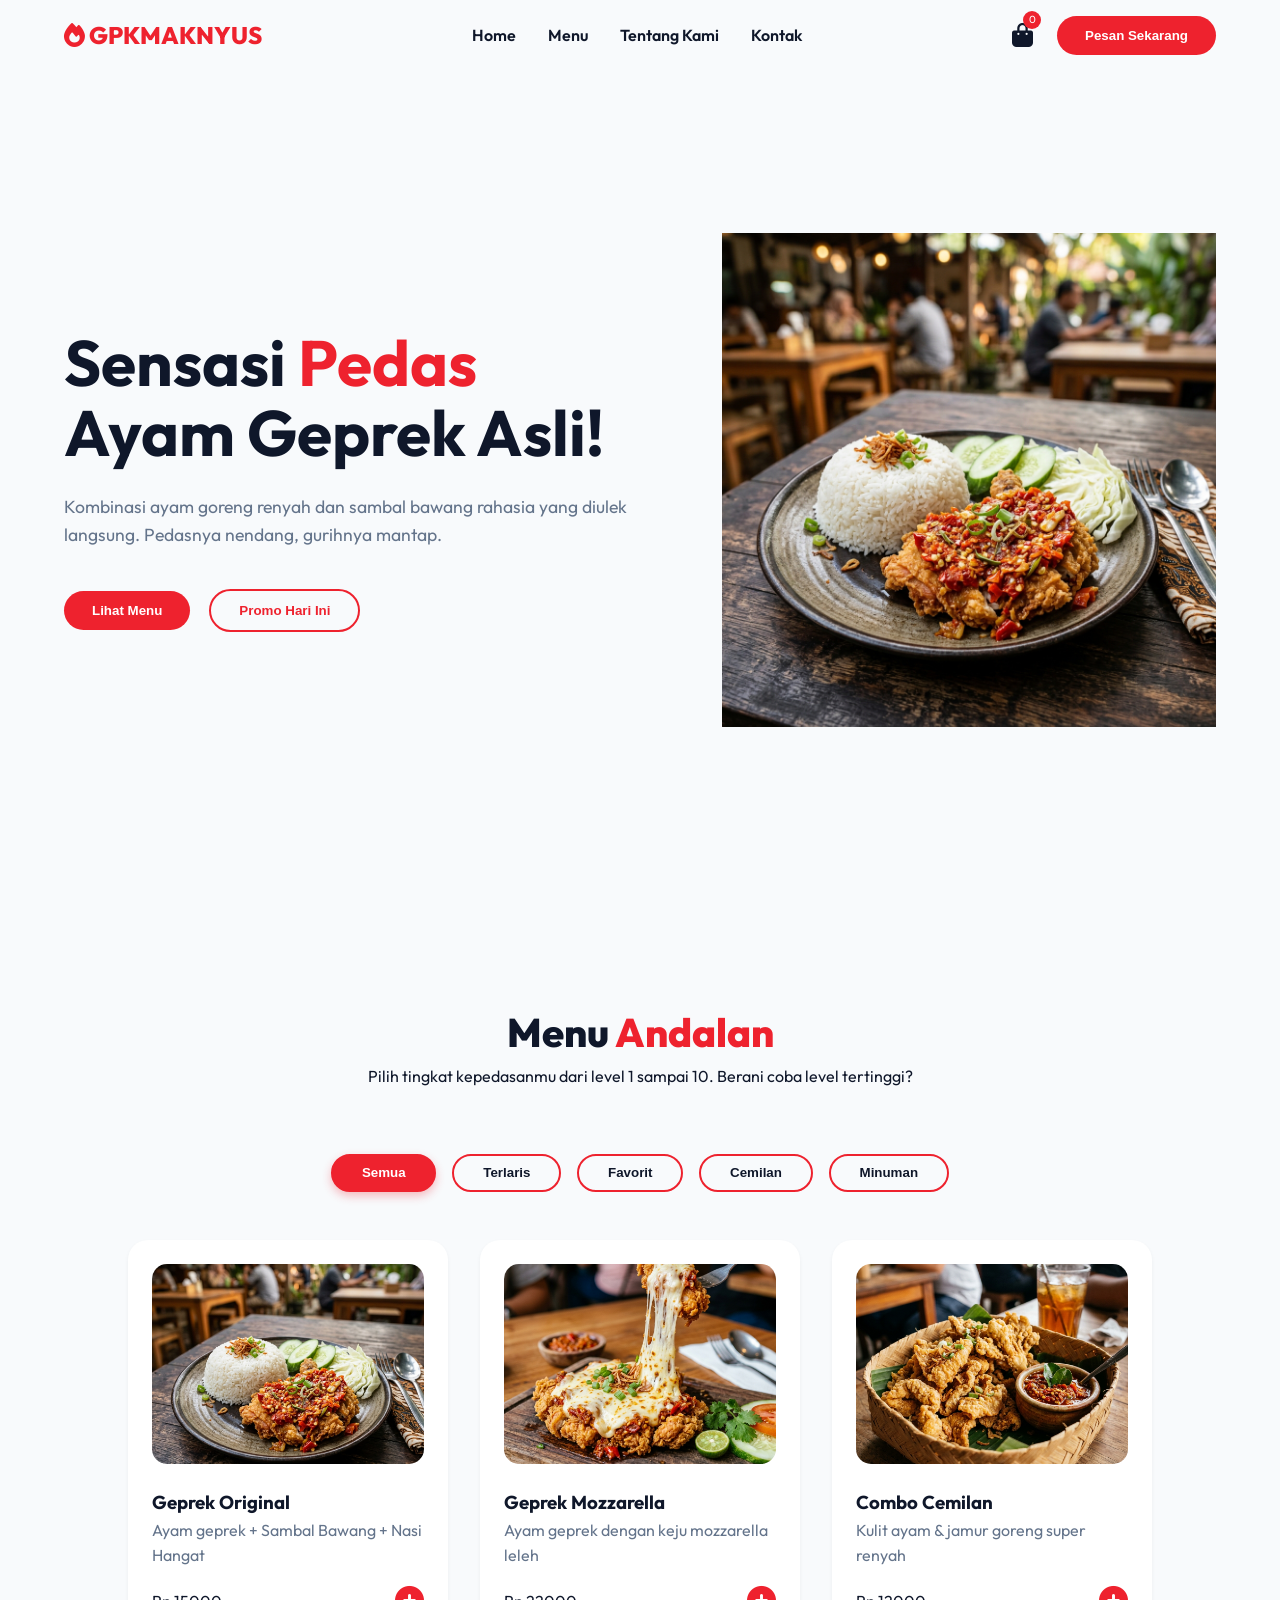
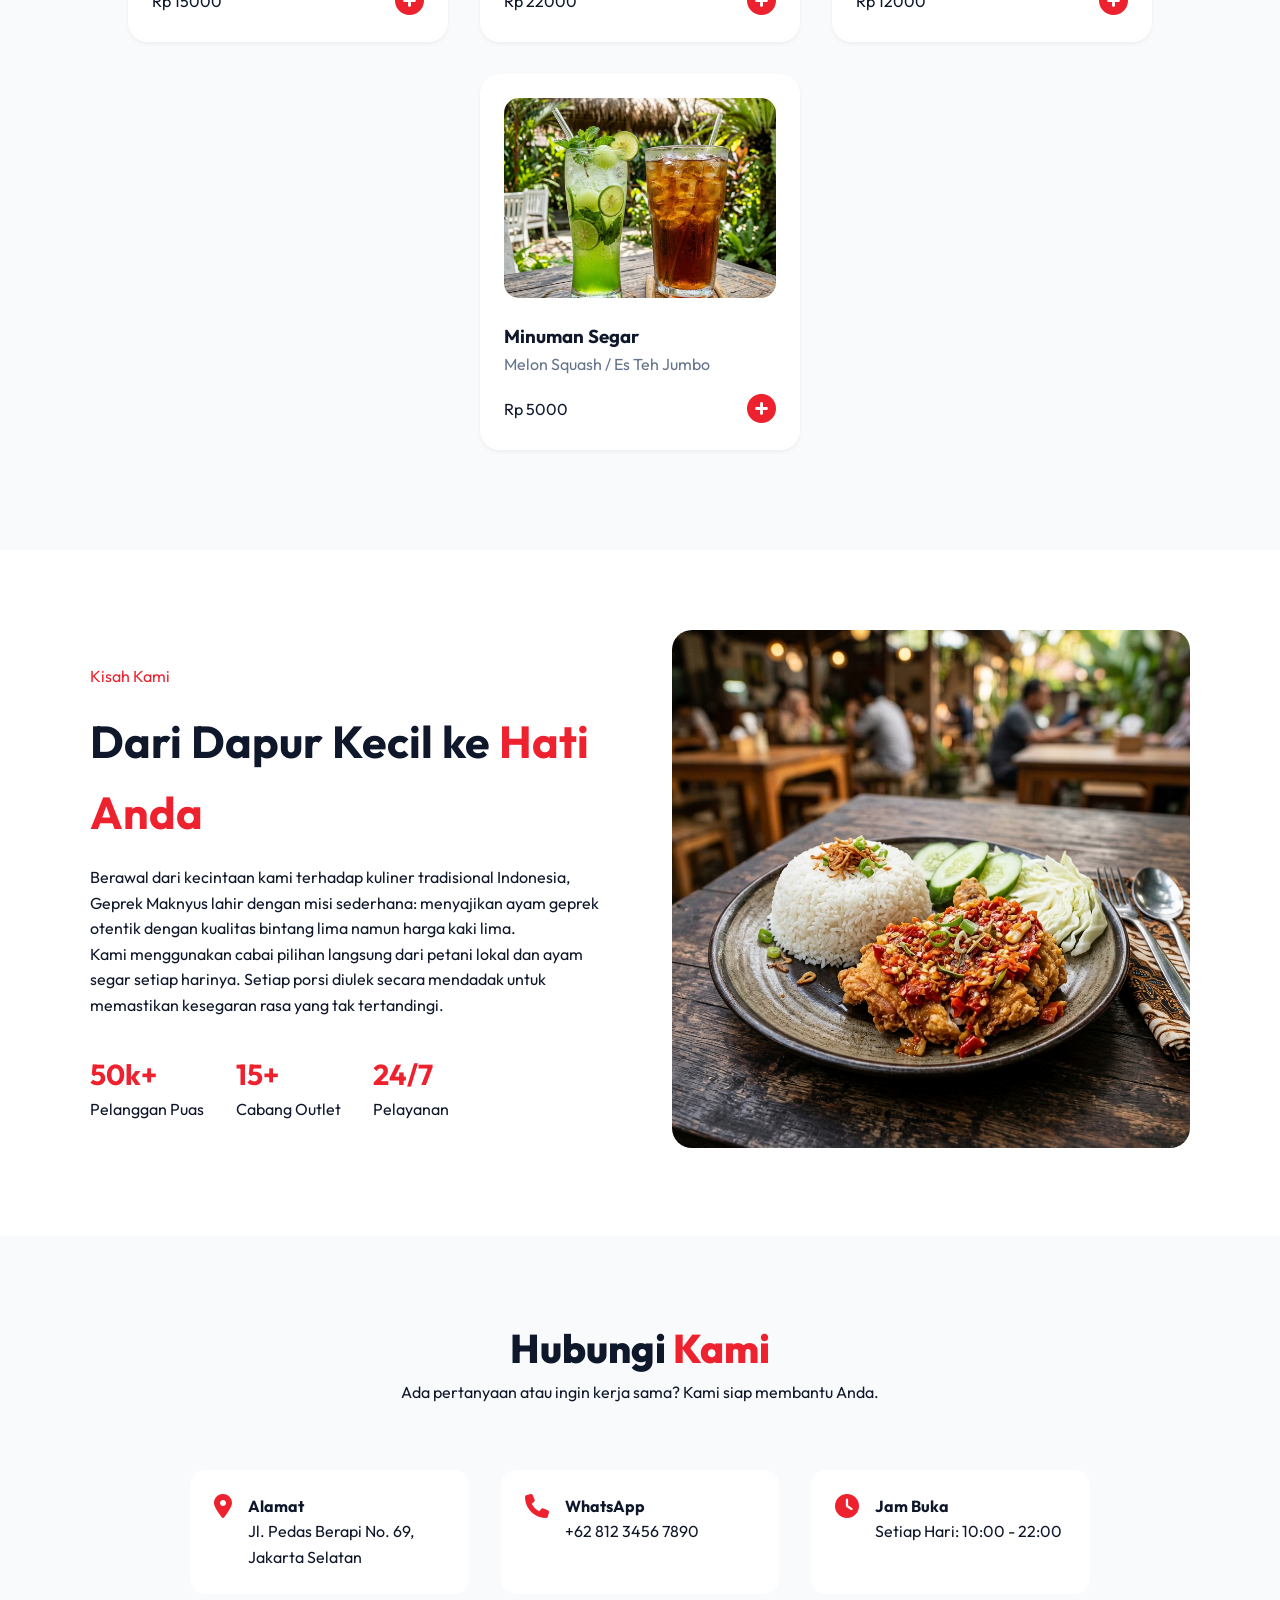
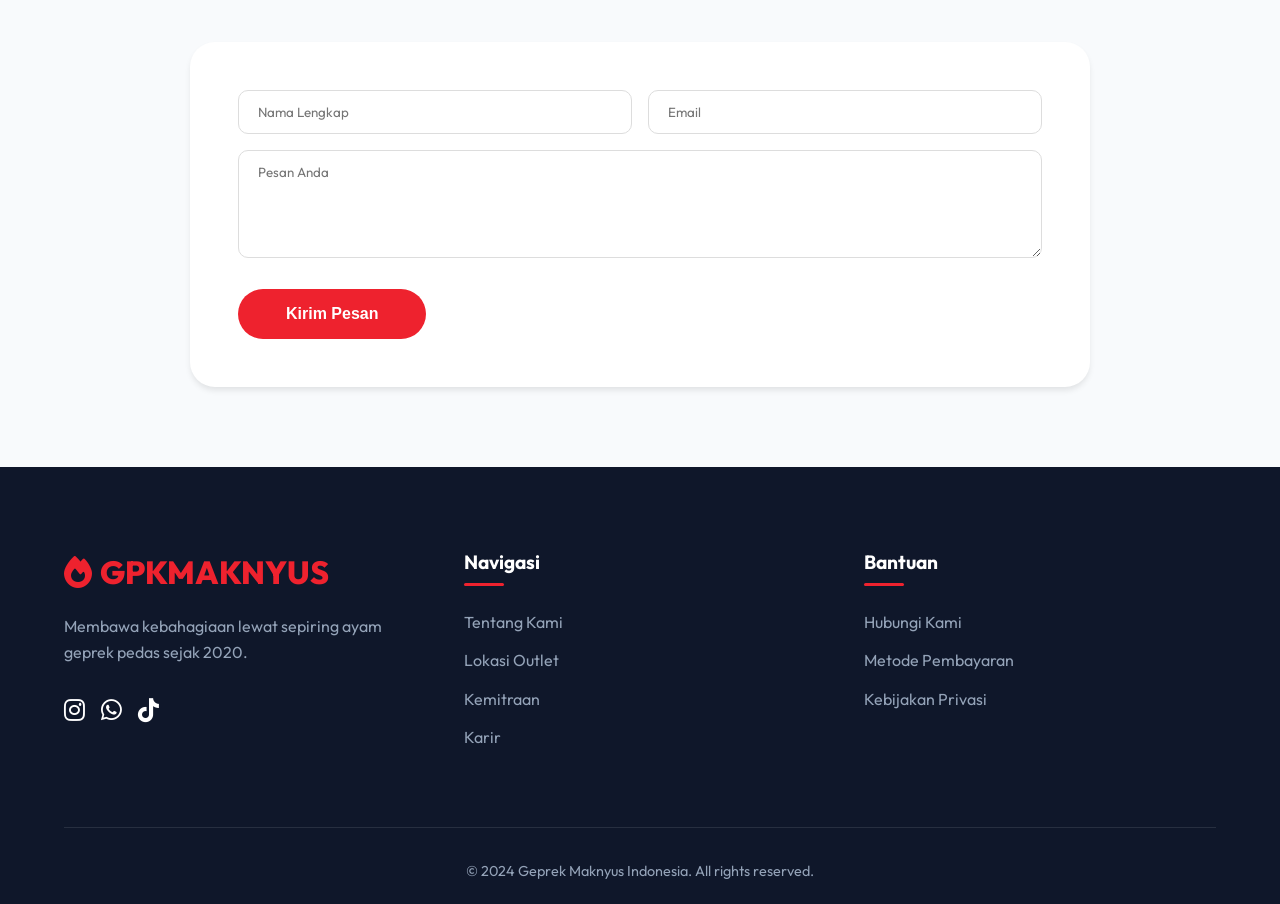
<file: index.html>
<!DOCTYPE html>
<html lang="id">

<head>
    <!-- Google tag (gtag.js) -->
    <script async src="https://www.googletagmanager.com/gtag/js?id=G-PD4T8DV47Z"></script>
    <script>
        window.dataLayer = window.dataLayer || [];
        function gtag() { dataLayer.push(arguments); }
        gtag('js', new Date());

        gtag('config', 'G-PD4T8DV47Z');
    </script>
    <meta charset="UTF-8">
    <meta name="viewport" content="width=device-width, initial-scale=1.0">
    <title>Geprek Maknyus - Pedas Mantap, Harga Bersahabat</title>
    <meta name="description"
        content="Ayam Geprek Maknyus menyajikan ayam geprek paling renyah dengan sambal bawang pilihan yang bikin nagih. Pesan sekarang!">
    <link rel="stylesheet" href="style.css">
    <!-- Font Awesome for icons -->
    <link rel="stylesheet" href="https://cdnjs.cloudflare.com/ajax/libs/font-awesome/6.4.0/css/all.min.css">
</head>

<body>

    <header id="header">
        <div class="logo">
            <a href="index.html" style="color: inherit;"><i class="fas fa-fire"></i> GPK<span>MAKNYUS</span></a>
        </div>
        <div class="menu-toggle" id="menu-toggle">
            <i class="fas fa-bars"></i>
        </div>
        <nav id="nav-menu">
            <ul>
                <li><a href="#home">Home</a></li>
                <li><a href="#menu">Menu</a></li>
                <li><a href="#about">Tentang Kami</a></li>
                <li><a href="#contact">Kontak</a></li>
            </ul>
        </nav>
        <div class="nav-actions">
            <div class="cart-icon-wrapper" id="open-cart">
                <i class="fas fa-shopping-bag"></i>
                <span class="cart-badge">0</span>
            </div>
            <button class="btn-primary">Pesan Sekarang</button>
        </div>
    </header>

    <!-- Cart Drawer -->
    <div class="cart-overlay" id="cart-overlay"></div>
    <div class="cart-drawer" id="cart-drawer">
        <div class="cart-header">
            <h3>Keranjang Saya</h3>
            <button id="close-cart"><i class="fas fa-times"></i></button>
        </div>
        <div class="cart-body" id="cart-items-list">
            <div class="empty-cart-msg">Keranjang Anda kosong.</div>
        </div>
        <div class="cart-footer">
            <div class="cart-total">
                <span>Total:</span>
                <span id="cart-total-price">Rp 0</span>
            </div>
            <button class="btn-primary" id="go-to-checkout" style="width: 100%;">Lanjut ke Pembayaran</button>
        </div>
    </div>

    <!-- Checkout Modal -->
    <div class="cart-overlay" id="checkout-modal-overlay" style="z-index: 2000;"></div>
    <div class="checkout-modal" id="checkout-modal">
        <div class="cart-header">
            <h3>Pilih Metode Pembayaran</h3>
            <button id="close-checkout"><i class="fas fa-times"></i></button>
        </div>
        <div class="checkout-options">
            <button class="checkout-option-btn wa-btn" id="wa-checkout-btn">
                <i class="fab fa-whatsapp"></i>
                <div class="opt-text">
                    <span>Order via WhatsApp</span>
                    <p>Chat langsung ke admin kami</p>
                </div>
            </button>
            <button class="checkout-option-btn mt-btn" id="mt-checkout-btn">
                <i class="fas fa-credit-card"></i>
                <div class="opt-text">
                    <span>Bayar Sekarang (Midtrans)</span>
                    <p>Transfer Bank, E-Wallet, Kartu Kredit</p>
                </div>
            </button>
        </div>
    </div>

    <!-- Snap.js for Midtrans -->
    <script src="https://app.sandbox.midtrans.com/snap/snap.js" data-client-key="Mid-client-XdCNxOfxTFcWxF68"></script>

    <main>
        <section class="hero" id="home">
            <div class="container">
                <div class="hero-content" data-aos>
                    <h1>Sensasi <span>Pedas</span><br>Ayam Geprek Asli!</h1>
                    <p>Kombinasi ayam goreng renyah dan sambal bawang rahasia yang diulek langsung. Pedasnya nendang,
                        gurihnya mantap.</p>
                    <div class="hero-btns">
                        <button class="btn-primary">Lihat Menu</button>
                        <button
                            style="margin-left: 1rem; background: transparent; border: 2px solid var(--primary); color: var(--primary); padding: 0.75rem 1.75rem; border-radius: 50px; font-weight: 700; cursor: pointer;">Promo
                            Hari Ini</button>
                    </div>
                </div>
                <div class="hero-image" data-aos>
                    <img src="assets/img/ayam_geprek_hero_1775957250974.png"
                        alt="Ayam Geprek Maknyus">
                </div>
            </div>
        </section>

        <section class="menu" id="menu">
            <div class="section-head" data-aos>
                <h2>Menu <span>Andalan</span></h2>
                <p>Pilih tingkat kepedasanmu dari level 1 sampai 10. Berani coba level tertinggi?</p>
            </div>

            <div class="menu-filters" data-aos>
                <button class="filter-btn active" data-filter="semua">Semua</button>
                <button class="filter-btn" data-filter="terlaris">Terlaris</button>
                <button class="filter-btn" data-filter="favorit">Favorit</button>
                <button class="filter-btn" data-filter="cemilan">Cemilan</button>
                <button class="filter-btn" data-filter="minuman">Minuman</button>
            </div>

            <div class="menu-grid">
                <!-- Item 1 -->
                <div class="menu-card" data-category="terlaris" data-aos>
                    <!-- <span class="badge">Terlaris</span> -->
                    <div class="menu-card-img">
                        <img src="assets/img/ayam_geprek_hero_1775957250974.png"
                            alt="Geprek Original">
                    </div>
                    <div class="menu-card-content">
                        <h3>Geprek Original</h3>
                        <p style="color: var(--text-muted); margin-bottom: 1rem;">Ayam geprek + Sambal Bawang + Nasi
                            Hangat</p>
                        <div style="display: flex; justify-content: space-between; align-items: center;">
                            <span class="price">Rp 15000</span>
                            <button class="add-to-cart-btn" data-name="Geprek Original" data-price="15000">
                                <i class="fas fa-plus-circle"></i>
                            </button>
                        </div>
                    </div>
                </div>

                <!-- Item 2 -->
                <div class="menu-card" data-category="favorit" data-aos>
                    <!-- <span class="badge">Favorit</span> -->
                    <div class="menu-card-img">
                        <img src="assets/img/ayam_geprek_cheese_1775957267679.png"
                            alt="Geprek Mozzarella">
                    </div>
                    <div class="menu-card-content">
                        <h3>Geprek Mozzarella</h3>
                        <p style="color: var(--text-muted); margin-bottom: 1rem;">Ayam geprek dengan keju mozzarella
                            leleh</p>
                        <div style="display: flex; justify-content: space-between; align-items: center;">
                            <span class="price">Rp 22000</span>
                            <button class="add-to-cart-btn" data-name="Geprek Mozzarella" data-price="22000">
                                <i class="fas fa-plus-circle"></i>
                            </button>
                        </div>
                    </div>
                </div>

                <!-- Item 3 -->
                <div class="menu-card" data-category="cemilan" data-aos>
                    <div class="menu-card-img">
                        <img src="assets/img/crispy_skin_mushroom_1775957282454.png"
                            alt="Kulit & Jamur Crispy">
                    </div>
                    <div class="menu-card-content">
                        <h3>Combo Cemilan</h3>
                        <p style="color: var(--text-muted); margin-bottom: 1rem;">Kulit ayam & jamur goreng super renyah
                        </p>
                        <div style="display: flex; justify-content: space-between; align-items: center;">
                            <span class="price">Rp 12000</span>
                            <button class="add-to-cart-btn" data-name="Combo Cemilan" data-price="12000">
                                <i class="fas fa-plus-circle"></i>
                            </button>
                        </div>
                    </div>
                </div>

                <!-- Item 4 -->
                <div class="menu-card" data-category="minuman" data-aos>
                    <div class="menu-card-img">
                        <img src="assets/img/refreshing_drinks_1775957298753.png"
                            alt="Minuman Segar">
                    </div>
                    <div class="menu-card-content">
                        <h3>Minuman Segar</h3>
                        <p style="color: var(--text-muted); margin-bottom: 1rem;">Melon Squash / Es Teh Jumbo</p>
                        <div style="display: flex; justify-content: space-between; align-items: center;">
                            <span class="price">Rp 5000</span>
                            <button class="add-to-cart-btn" data-name="Minuman Segar" data-price="5000">
                                <i class="fas fa-plus-circle"></i>
                            </button>
                        </div>
                    </div>
                </div>
            </div>
        </section>

        <!-- About Us Section -->
        <section class="about" id="about">
            <div class="about-container" data-aos>
                <div class="about-text">
                    <span class="subtitle">Kisah Kami</span>
                    <h2>Dari Dapur Kecil ke <span>Hati Anda</span></h2>
                    <p>Berawal dari kecintaan kami terhadap kuliner tradisional Indonesia, Geprek Maknyus lahir dengan
                        misi sederhana: menyajikan ayam geprek otentik dengan kualitas bintang lima namun harga kaki
                        lima.</p>
                    <p>Kami menggunakan cabai pilihan langsung dari petani lokal dan ayam segar setiap harinya. Setiap
                        porsi diulek secara mendadak untuk memastikan kesegaran rasa yang tak tertandingi.</p>
                    <div class="stats">
                        <div class="stat-item">
                            <h4>50k+</h4>
                            <p>Pelanggan Puas</p>
                        </div>
                        <div class="stat-item">
                            <h4>15+</h4>
                            <p>Cabang Outlet</p>
                        </div>
                        <div class="stat-item">
                            <h4>24/7</h4>
                            <p>Pelayanan</p>
                        </div>
                    </div>
                </div>
                <div class="about-image">
                    <img src="assets/img/ayam_geprek_hero_1775957250974.png"
                        alt="About Us" class="floating">
                </div>
            </div>
        </section>

        <!-- Contact Section -->
        <section class="contact" id="contact">
            <div class="section-head" data-aos>
                <h2>Hubungi <span>Kami</span></h2>
                <p>Ada pertanyaan atau ingin kerja sama? Kami siap membantu Anda.</p>
            </div>

            <div class="contact-container" data-aos>
                <div class="contact-info-centered">
                    <div class="contact-card">
                        <i class="fas fa-map-marker-alt"></i>
                        <div>
                            <h4>Alamat</h4>
                            <p>Jl. Pedas Berapi No. 69, Jakarta Selatan</p>
                        </div>
                    </div>
                    <div class="contact-card">
                        <i class="fas fa-phone"></i>
                        <div>
                            <h4>WhatsApp</h4>
                            <p>+62 812 3456 7890</p>
                        </div>
                    </div>
                    <div class="contact-card">
                        <i class="fas fa-clock"></i>
                        <div>
                            <h4>Jam Buka</h4>
                            <p>Setiap Hari: 10:00 - 22:00</p>
                        </div>
                    </div>
                </div>

                <div class="contact-form-wrapper">
                    <form class="contact-form">
                        <div class="form-group-row">
                            <input type="text" placeholder="Nama Lengkap" required>
                            <input type="email" placeholder="Email" required>
                        </div>
                        <div class="form-group">
                            <textarea placeholder="Pesan Anda" rows="5" required></textarea>
                        </div>
                        <button type="submit" class="btn-primary btn-submit">Kirim Pesan</button>
                    </form>
                </div>
            </div>
        </section>
    </main>

    <footer>
        <div class="footer-content">
            <div class="footer-info">
                <h3>GPKMAKNYUS</h3>
                <p>Membawa kebahagiaan lewat sepiring ayam geprek pedas sejak 2020.</p>
                <div style="margin-top: 2rem; display: flex; gap: 1rem; font-size: 1.5rem;">
                    <i class="fab fa-instagram"></i>
                    <i class="fab fa-whatsapp"></i>
                    <i class="fab fa-tiktok"></i>
                </div>
            </div>
            <div class="footer-links">
                <h4>Navigasi</h4>
                <ul>
                    <li><a href="index.html#about">Tentang Kami</a></li>
                    <li><a href="lokasi.html">Lokasi Outlet</a></li>
                    <li><a href="kemitraan.html">Kemitraan</a></li>
                    <li><a href="karir.html">Karir</a></li>
                </ul>
            </div>
            <div class="footer-links">
                <h4>Bantuan</h4>
                <ul>
                    <li><a href="index.html#contact">Hubungi Kami</a></li>
                    <li><a href="pembayaran.html">Metode Pembayaran</a></li>
                    <li><a href="privasi.html">Kebijakan Privasi</a></li>
                </ul>
            </div>
        </div>
        <div class="footer-bottom">
            <p>&copy; 2024 Geprek Maknyus Indonesia. All rights reserved.</p>
        </div>
    </footer>

    <script src="script.js"></script>
</body>

</html>
</file>
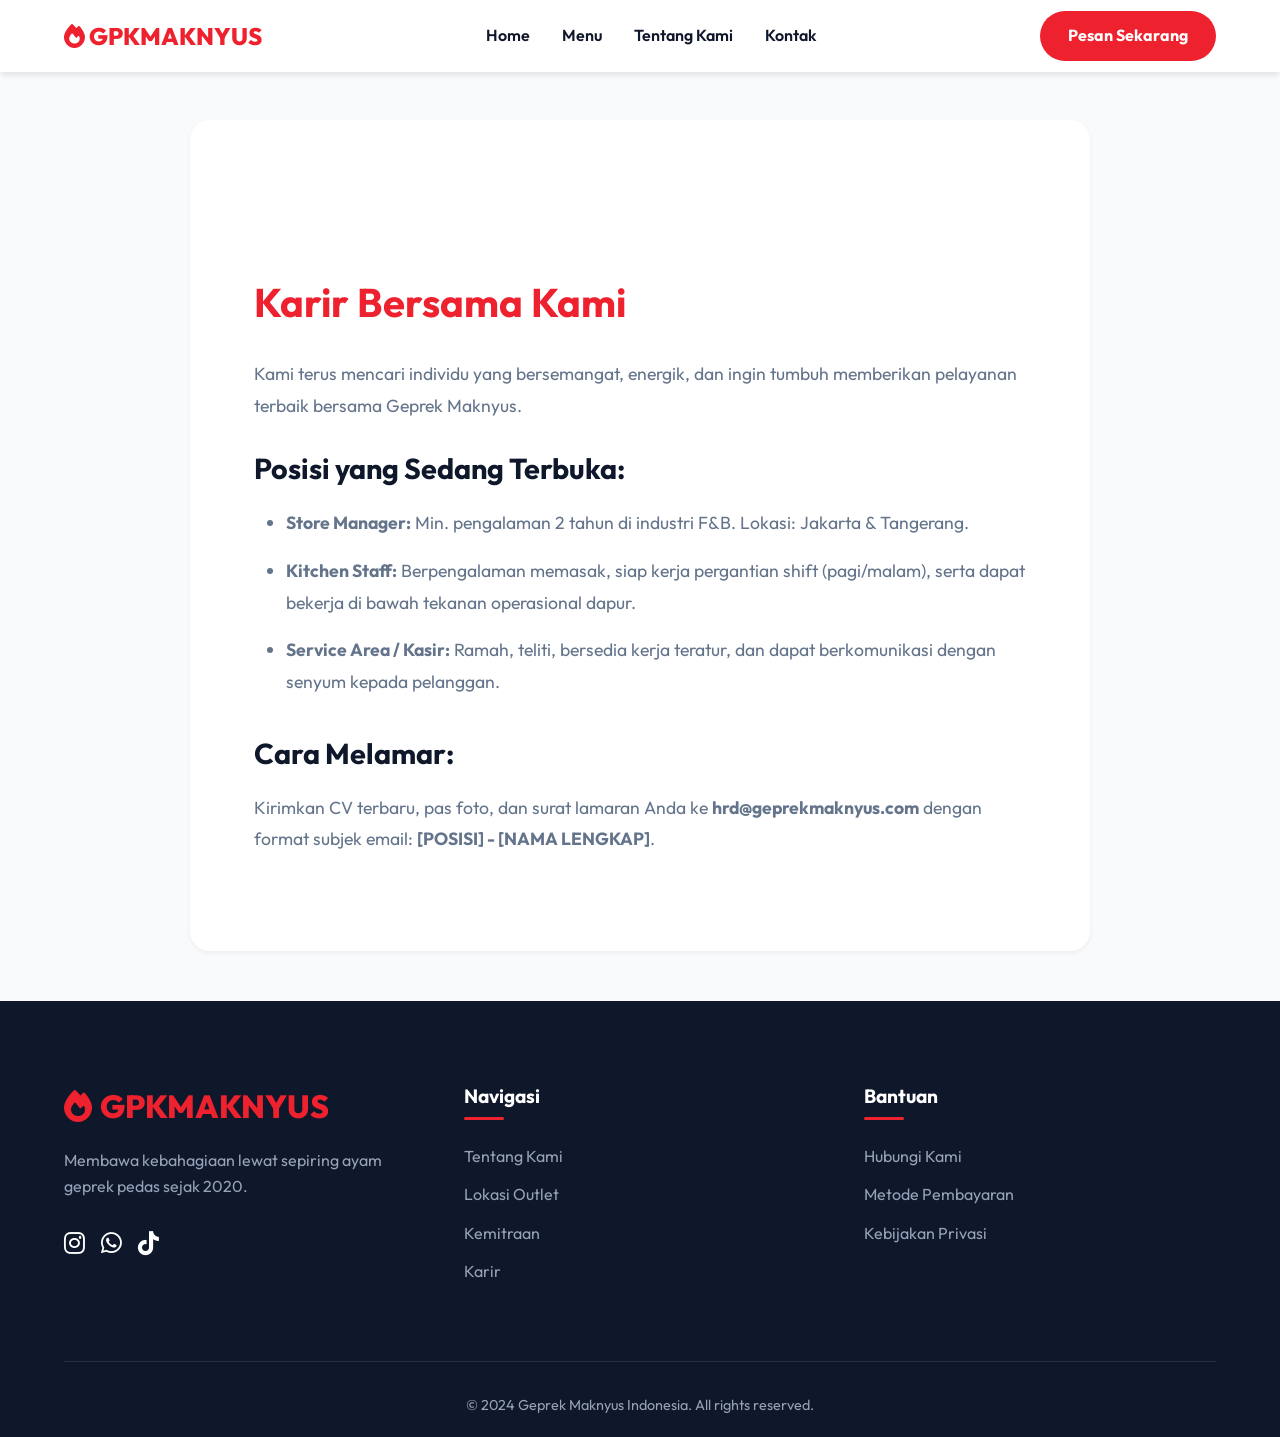
<file: karir.html>
<!DOCTYPE html>
<html lang="id">
<head>
    <!-- Google tag (gtag.js) -->
    <script async src="https://www.googletagmanager.com/gtag/js?id=G-PD4T8DV47Z"></script>
    <script>
        window.dataLayer = window.dataLayer || [];
        function gtag() { dataLayer.push(arguments); }
        gtag('js', new Date());

        gtag('config', 'G-PD4T8DV47Z');
    </script>
    <meta charset="UTF-8">
    <meta name="viewport" content="width=device-width, initial-scale=1.0">
    <title>Karir - Geprek Maknyus</title>
    <link rel="stylesheet" href="style.css">
    <link rel="stylesheet" href="https://cdnjs.cloudflare.com/ajax/libs/font-awesome/6.4.0/css/all.min.css">
</head>
<body>
    <header id="header" class="scrolled">
        <div class="logo">
            <a href="index.html" style="color: inherit;"><i class="fas fa-fire"></i> GPK<span>MAKNYUS</span></a>
        </div>
        <nav id="nav-menu">
            <ul>
                <li><a href="index.html#home">Home</a></li>
                <li><a href="index.html#menu">Menu</a></li>
                <li><a href="index.html#about">Tentang Kami</a></li>
                <li><a href="index.html#contact">Kontak</a></li>
            </ul>
        </nav>
        <div class="nav-actions">
            <a href="index.html#menu" class="btn-primary">Pesan Sekarang</a>
        </div>
    </header>

    <main class="standalone-page">
        <h1>Karir Bersama Kami</h1>
        <p>Kami terus mencari individu yang bersemangat, energik, dan ingin tumbuh memberikan pelayanan terbaik bersama Geprek Maknyus.</p>
        
        <h2>Posisi yang Sedang Terbuka:</h2>
        <ul>
            <li><strong>Store Manager:</strong> Min. pengalaman 2 tahun di industri F&B. Lokasi: Jakarta & Tangerang.</li>
            <li><strong>Kitchen Staff:</strong> Berpengalaman memasak, siap kerja pergantian shift (pagi/malam), serta dapat bekerja di bawah tekanan operasional dapur.</li>
            <li><strong>Service Area / Kasir:</strong> Ramah, teliti, bersedia kerja teratur, dan dapat berkomunikasi dengan senyum kepada pelanggan.</li>
        </ul>
        
        <h2>Cara Melamar:</h2>
        <p>Kirimkan CV terbaru, pas foto, dan surat lamaran Anda ke <strong>hrd@geprekmaknyus.com</strong> dengan format subjek email: <strong>[POSISI] - [NAMA LENGKAP]</strong>.</p>
    </main>

    <footer>
        <div class="footer-content">
            <div class="footer-info">
                <h3>GPKMAKNYUS</h3>
                <p>Membawa kebahagiaan lewat sepiring ayam geprek pedas sejak 2020.</p>
                <div style="margin-top: 2rem; display: flex; gap: 1rem; font-size: 1.5rem;">
                    <i class="fab fa-instagram"></i>
                    <i class="fab fa-whatsapp"></i>
                    <i class="fab fa-tiktok"></i>
                </div>
            </div>
            <div class="footer-links">
                <h4>Navigasi</h4>
                <ul>
                    <li><a href="index.html#about">Tentang Kami</a></li>
                    <li><a href="lokasi.html">Lokasi Outlet</a></li>
                    <li><a href="kemitraan.html">Kemitraan</a></li>
                    <li><a href="karir.html">Karir</a></li>
                </ul>
            </div>
            <div class="footer-links">
                <h4>Bantuan</h4>
                <ul>
                    <li><a href="index.html#contact">Hubungi Kami</a></li>
                    <li><a href="pembayaran.html">Metode Pembayaran</a></li>
                    <li><a href="privasi.html">Kebijakan Privasi</a></li>
                </ul>
            </div>
        </div>
        <div class="footer-bottom">
            <p>&copy; 2024 Geprek Maknyus Indonesia. All rights reserved.</p>
        </div>
    </footer>
</body>
</html>
</file>
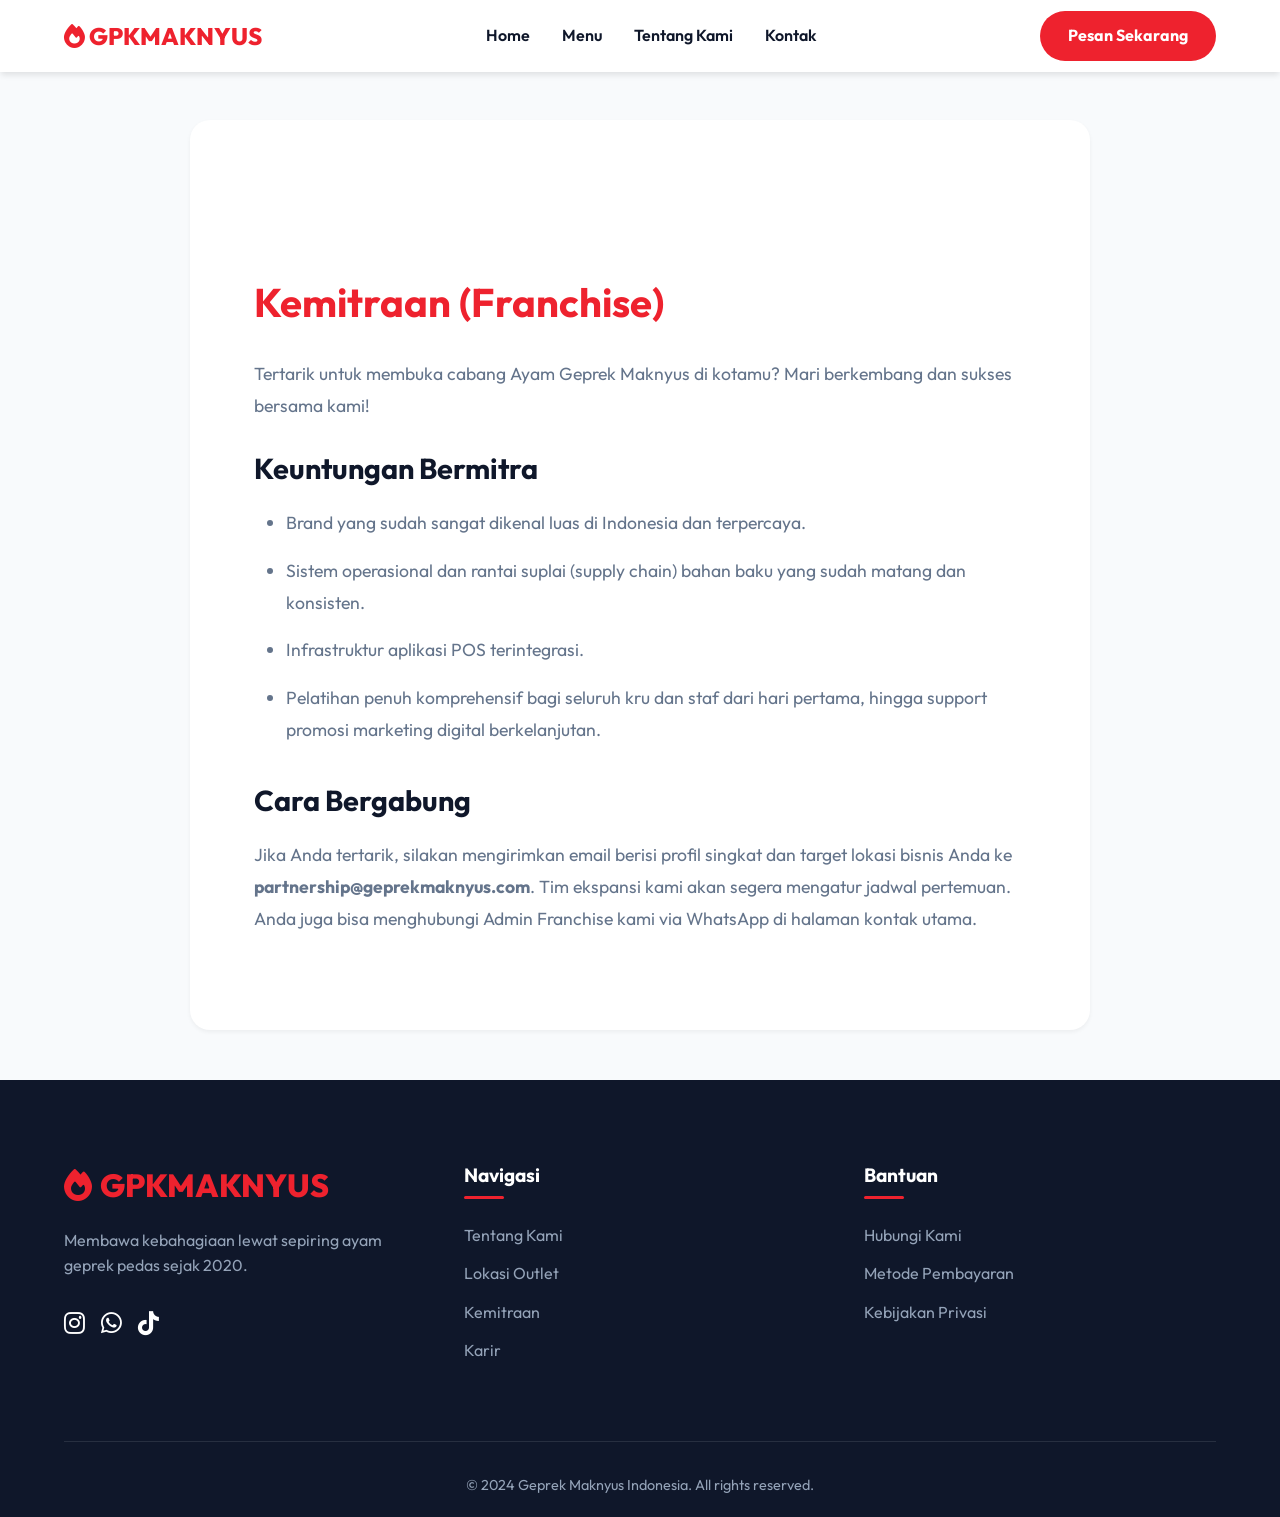
<file: kemitraan.html>
<!DOCTYPE html>
<html lang="id">
<head>
    <!-- Google tag (gtag.js) -->
    <script async src="https://www.googletagmanager.com/gtag/js?id=G-PD4T8DV47Z"></script>
    <script>
        window.dataLayer = window.dataLayer || [];
        function gtag() { dataLayer.push(arguments); }
        gtag('js', new Date());

        gtag('config', 'G-PD4T8DV47Z');
    </script>
    <meta charset="UTF-8">
    <meta name="viewport" content="width=device-width, initial-scale=1.0">
    <title>Kemitraan (Franchise) - Geprek Maknyus</title>
    <link rel="stylesheet" href="style.css">
    <link rel="stylesheet" href="https://cdnjs.cloudflare.com/ajax/libs/font-awesome/6.4.0/css/all.min.css">
</head>
<body>
    <header id="header" class="scrolled">
        <div class="logo">
            <a href="index.html" style="color: inherit;"><i class="fas fa-fire"></i> GPK<span>MAKNYUS</span></a>
        </div>
        <nav id="nav-menu">
            <ul>
                <li><a href="index.html#home">Home</a></li>
                <li><a href="index.html#menu">Menu</a></li>
                <li><a href="index.html#about">Tentang Kami</a></li>
                <li><a href="index.html#contact">Kontak</a></li>
            </ul>
        </nav>
        <div class="nav-actions">
            <a href="index.html#menu" class="btn-primary">Pesan Sekarang</a>
        </div>
    </header>

    <main class="standalone-page">
        <h1>Kemitraan (Franchise)</h1>
        <p>Tertarik untuk membuka cabang Ayam Geprek Maknyus di kotamu? Mari berkembang dan sukses bersama kami!</p>
        
        <h2>Keuntungan Bermitra</h2>
        <ul>
            <li>Brand yang sudah sangat dikenal luas di Indonesia dan terpercaya.</li>
            <li>Sistem operasional dan rantai suplai (supply chain) bahan baku yang sudah matang dan konsisten.</li>
            <li>Infrastruktur aplikasi POS terintegrasi.</li>
            <li>Pelatihan penuh komprehensif bagi seluruh kru dan staf dari hari pertama, hingga support promosi marketing digital berkelanjutan.</li>
        </ul>
        
        <h2>Cara Bergabung</h2>
        <p>Jika Anda tertarik, silakan mengirimkan email berisi profil singkat dan target lokasi bisnis Anda ke <strong>partnership@geprekmaknyus.com</strong>. Tim ekspansi kami akan segera mengatur jadwal pertemuan. Anda juga bisa menghubungi Admin Franchise kami via WhatsApp di halaman kontak utama.</p>
    </main>

    <footer>
        <div class="footer-content">
            <div class="footer-info">
                <h3>GPKMAKNYUS</h3>
                <p>Membawa kebahagiaan lewat sepiring ayam geprek pedas sejak 2020.</p>
                <div style="margin-top: 2rem; display: flex; gap: 1rem; font-size: 1.5rem;">
                    <i class="fab fa-instagram"></i>
                    <i class="fab fa-whatsapp"></i>
                    <i class="fab fa-tiktok"></i>
                </div>
            </div>
            <div class="footer-links">
                <h4>Navigasi</h4>
                <ul>
                    <li><a href="index.html#about">Tentang Kami</a></li>
                    <li><a href="lokasi.html">Lokasi Outlet</a></li>
                    <li><a href="kemitraan.html">Kemitraan</a></li>
                    <li><a href="karir.html">Karir</a></li>
                </ul>
            </div>
            <div class="footer-links">
                <h4>Bantuan</h4>
                <ul>
                    <li><a href="index.html#contact">Hubungi Kami</a></li>
                    <li><a href="pembayaran.html">Metode Pembayaran</a></li>
                    <li><a href="privasi.html">Kebijakan Privasi</a></li>
                </ul>
            </div>
        </div>
        <div class="footer-bottom">
            <p>&copy; 2024 Geprek Maknyus Indonesia. All rights reserved.</p>
        </div>
    </footer>
</body>
</html>
</file>
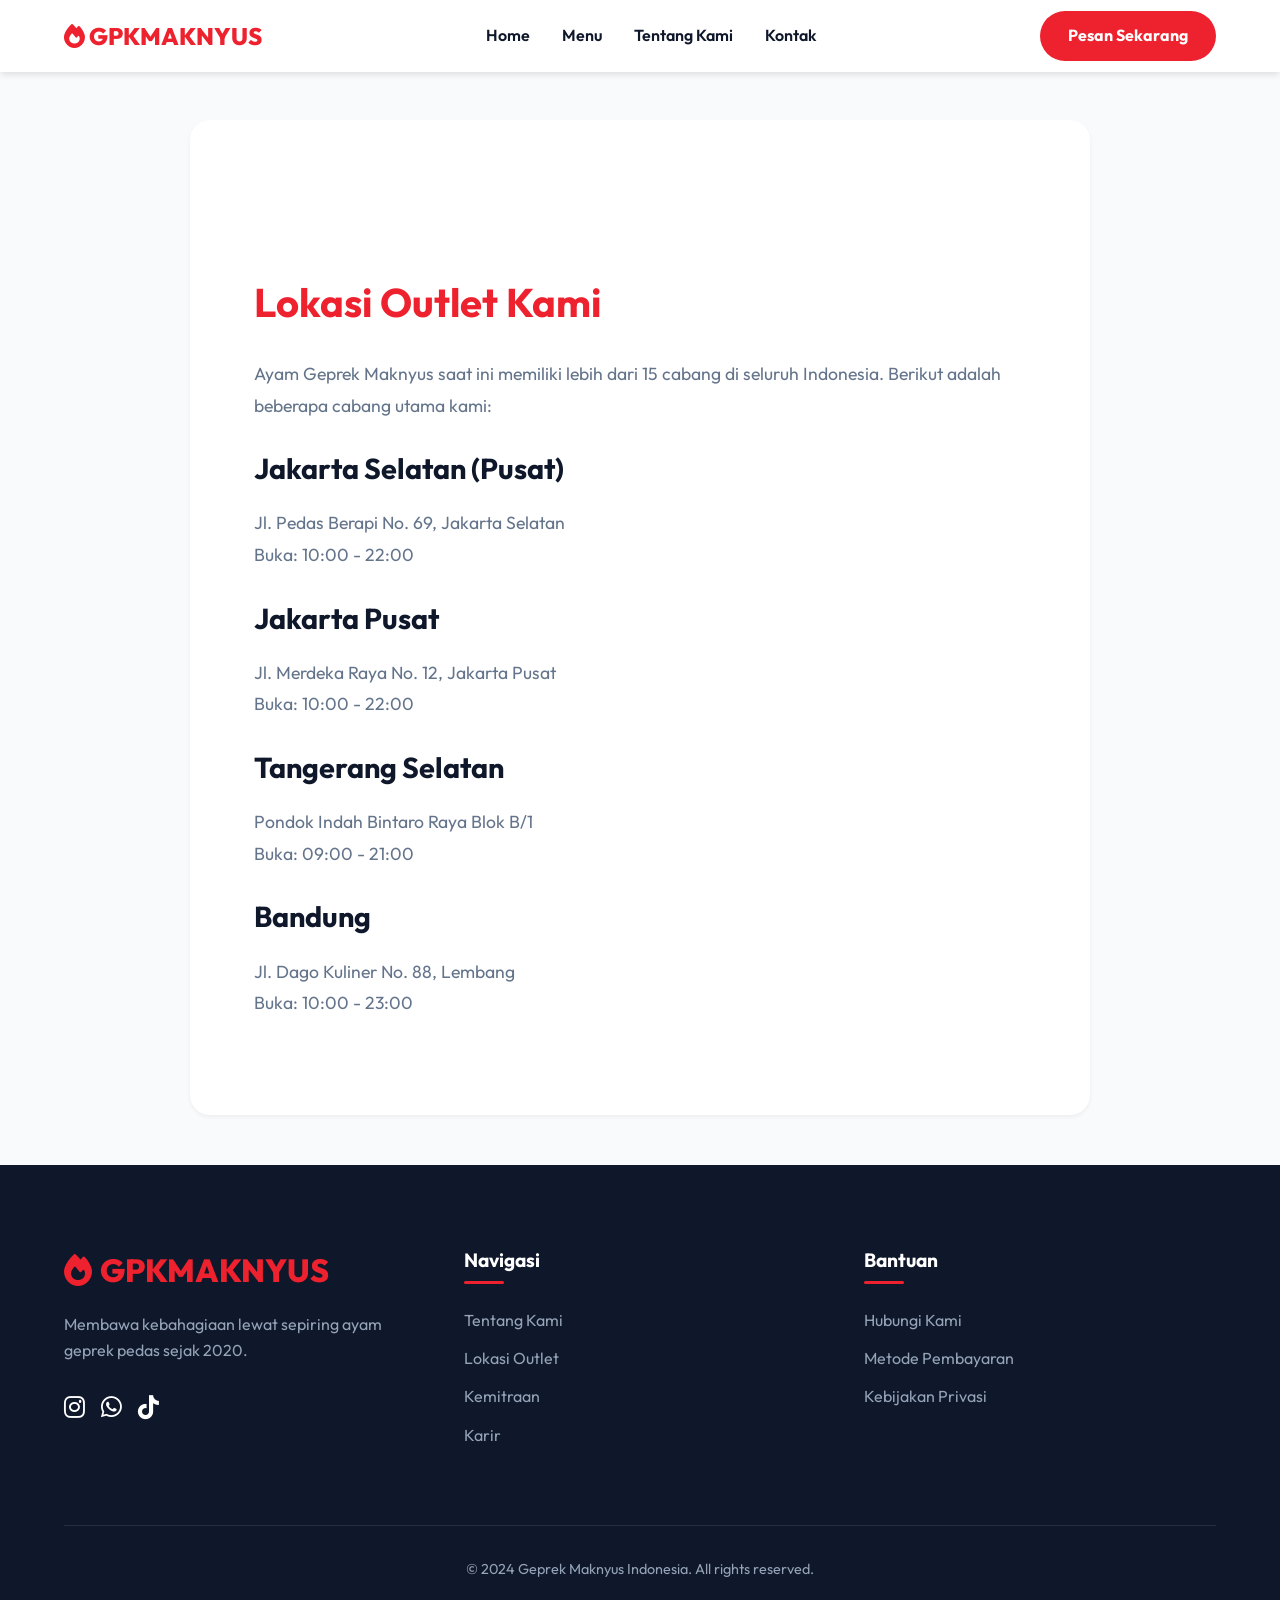
<file: lokasi.html>
<!DOCTYPE html>
<html lang="id">
<head>
    <!-- Google tag (gtag.js) -->
    <script async src="https://www.googletagmanager.com/gtag/js?id=G-PD4T8DV47Z"></script>
    <script>
        window.dataLayer = window.dataLayer || [];
        function gtag() { dataLayer.push(arguments); }
        gtag('js', new Date());

        gtag('config', 'G-PD4T8DV47Z');
    </script>
    <meta charset="UTF-8">
    <meta name="viewport" content="width=device-width, initial-scale=1.0">
    <title>Lokasi Outlet - Geprek Maknyus</title>
    <link rel="stylesheet" href="style.css">
    <link rel="stylesheet" href="https://cdnjs.cloudflare.com/ajax/libs/font-awesome/6.4.0/css/all.min.css">
</head>
<body>
    <header id="header" class="scrolled">
        <div class="logo">
            <a href="index.html" style="color: inherit;"><i class="fas fa-fire"></i> GPK<span>MAKNYUS</span></a>
        </div>
        <nav id="nav-menu">
            <ul>
                <li><a href="index.html#home">Home</a></li>
                <li><a href="index.html#menu">Menu</a></li>
                <li><a href="index.html#about">Tentang Kami</a></li>
                <li><a href="index.html#contact">Kontak</a></li>
            </ul>
        </nav>
        <div class="nav-actions">
            <a href="index.html#menu" class="btn-primary">Pesan Sekarang</a>
        </div>
    </header>

    <main class="standalone-page">
        <h1>Lokasi Outlet Kami</h1>
        <p>Ayam Geprek Maknyus saat ini memiliki lebih dari 15 cabang di seluruh Indonesia. Berikut adalah beberapa cabang utama kami:</p>
        
        <h2>Jakarta Selatan (Pusat)</h2>
        <p>Jl. Pedas Berapi No. 69, Jakarta Selatan<br>Buka: 10:00 - 22:00</p>
        
        <h2>Jakarta Pusat</h2>
        <p>Jl. Merdeka Raya No. 12, Jakarta Pusat<br>Buka: 10:00 - 22:00</p>
        
        <h2>Tangerang Selatan</h2>
        <p>Pondok Indah Bintaro Raya Blok B/1<br>Buka: 09:00 - 21:00</p>
        
        <h2>Bandung</h2>
        <p>Jl. Dago Kuliner No. 88, Lembang<br>Buka: 10:00 - 23:00</p>
    </main>

    <footer>
        <div class="footer-content">
            <div class="footer-info">
                <h3>GPKMAKNYUS</h3>
                <p>Membawa kebahagiaan lewat sepiring ayam geprek pedas sejak 2020.</p>
                <div style="margin-top: 2rem; display: flex; gap: 1rem; font-size: 1.5rem;">
                    <i class="fab fa-instagram"></i>
                    <i class="fab fa-whatsapp"></i>
                    <i class="fab fa-tiktok"></i>
                </div>
            </div>
            <div class="footer-links">
                <h4>Navigasi</h4>
                <ul>
                    <li><a href="index.html#about">Tentang Kami</a></li>
                    <li><a href="lokasi.html">Lokasi Outlet</a></li>
                    <li><a href="kemitraan.html">Kemitraan</a></li>
                    <li><a href="karir.html">Karir</a></li>
                </ul>
            </div>
            <div class="footer-links">
                <h4>Bantuan</h4>
                <ul>
                    <li><a href="index.html#contact">Hubungi Kami</a></li>
                    <li><a href="pembayaran.html">Metode Pembayaran</a></li>
                    <li><a href="privasi.html">Kebijakan Privasi</a></li>
                </ul>
            </div>
        </div>
        <div class="footer-bottom">
            <p>&copy; 2024 Geprek Maknyus Indonesia. All rights reserved.</p>
        </div>
    </footer>
</body>
</html>
</file>
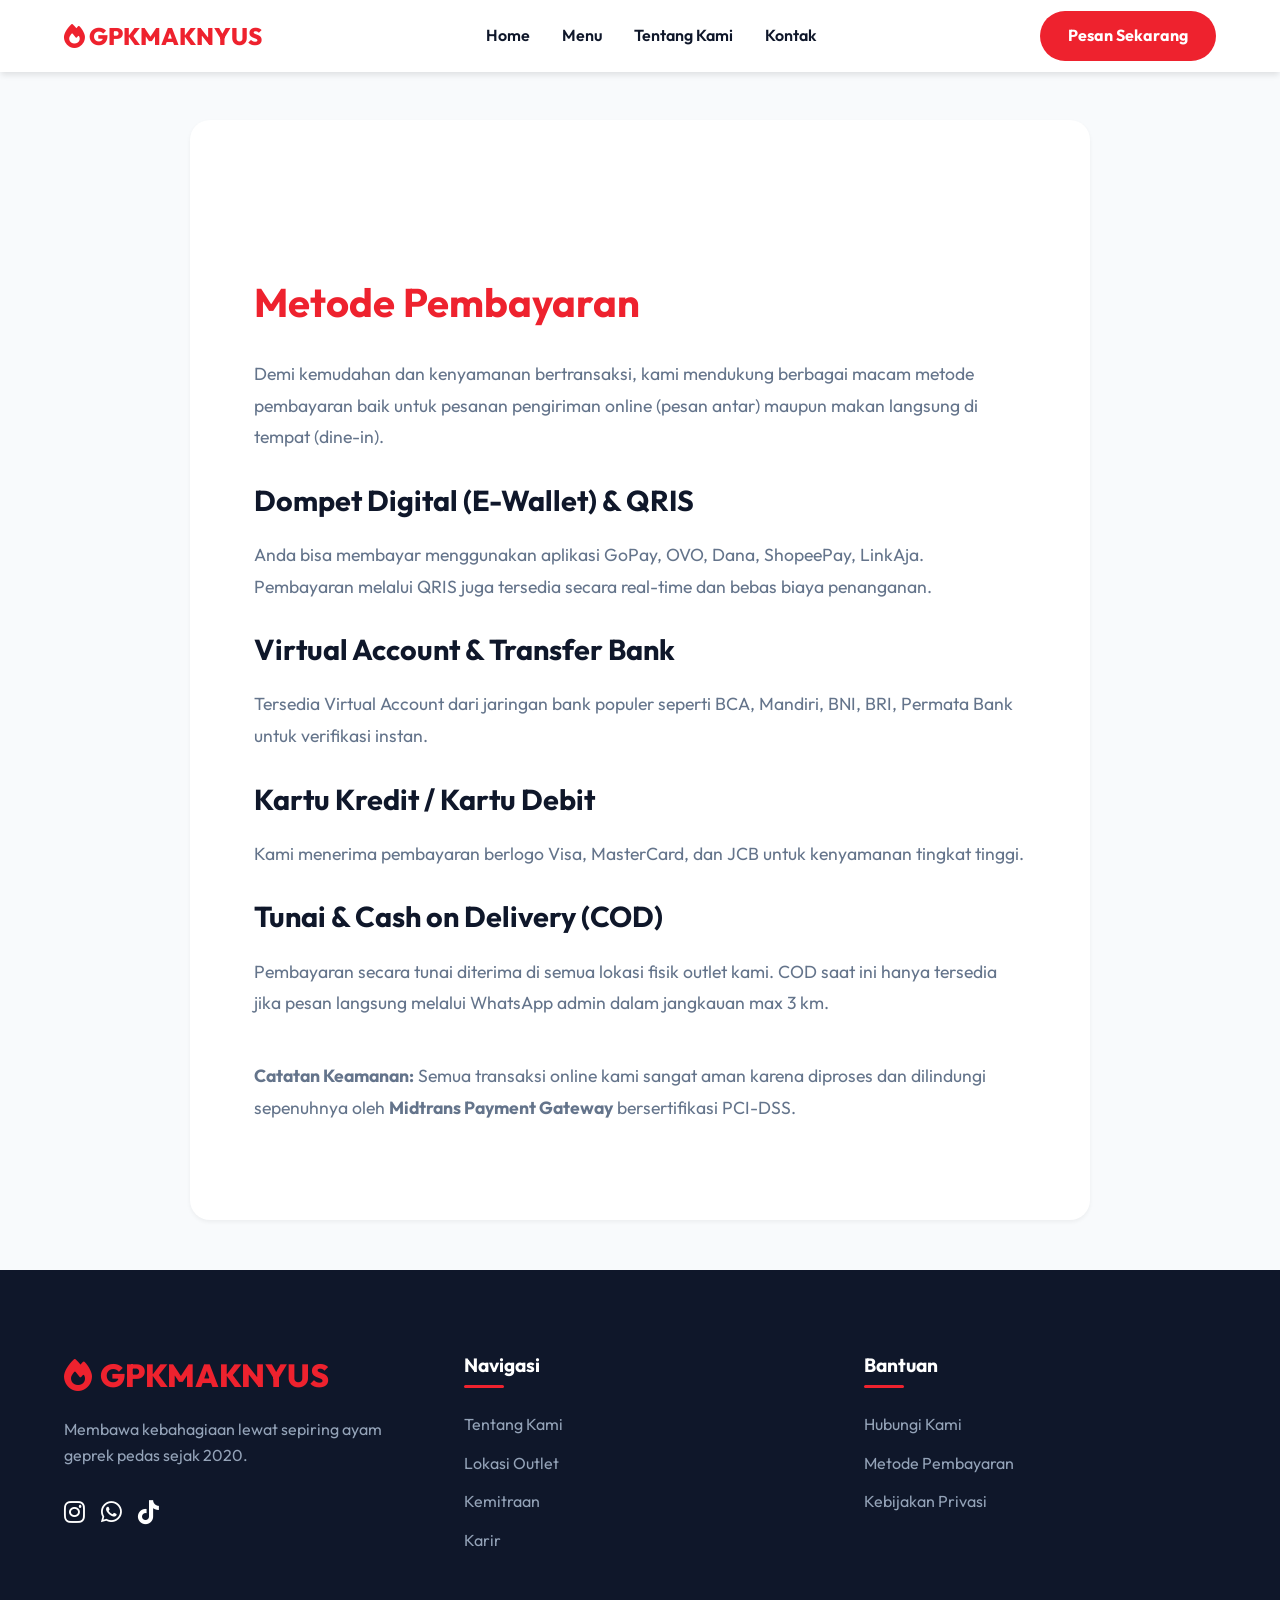
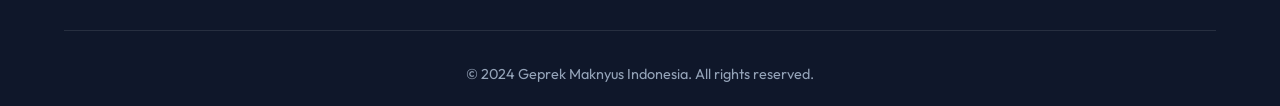
<file: pembayaran.html>
<!DOCTYPE html>
<html lang="id">
<head>
    <!-- Google tag (gtag.js) -->
    <script async src="https://www.googletagmanager.com/gtag/js?id=G-PD4T8DV47Z"></script>
    <script>
        window.dataLayer = window.dataLayer || [];
        function gtag() { dataLayer.push(arguments); }
        gtag('js', new Date());

        gtag('config', 'G-PD4T8DV47Z');
    </script>
    <meta charset="UTF-8">
    <meta name="viewport" content="width=device-width, initial-scale=1.0">
    <title>Metode Pembayaran - Geprek Maknyus</title>
    <link rel="stylesheet" href="style.css">
    <link rel="stylesheet" href="https://cdnjs.cloudflare.com/ajax/libs/font-awesome/6.4.0/css/all.min.css">
</head>
<body>
    <header id="header" class="scrolled">
        <div class="logo">
            <a href="index.html" style="color: inherit;"><i class="fas fa-fire"></i> GPK<span>MAKNYUS</span></a>
        </div>
        <nav id="nav-menu">
            <ul>
                <li><a href="index.html#home">Home</a></li>
                <li><a href="index.html#menu">Menu</a></li>
                <li><a href="index.html#about">Tentang Kami</a></li>
                <li><a href="index.html#contact">Kontak</a></li>
            </ul>
        </nav>
        <div class="nav-actions">
            <a href="index.html#menu" class="btn-primary">Pesan Sekarang</a>
        </div>
    </header>

    <main class="standalone-page">
        <h1>Metode Pembayaran</h1>
        <p>Demi kemudahan dan kenyamanan bertransaksi, kami mendukung berbagai macam metode pembayaran baik untuk pesanan pengiriman online (pesan antar) maupun makan langsung di tempat (dine-in).</p>
        
        <h2>Dompet Digital (E-Wallet) & QRIS</h2>
        <p>Anda bisa membayar menggunakan aplikasi GoPay, OVO, Dana, ShopeePay, LinkAja. Pembayaran melalui QRIS juga tersedia secara real-time dan bebas biaya penanganan.</p>
        
        <h2>Virtual Account & Transfer Bank</h2>
        <p>Tersedia Virtual Account dari jaringan bank populer seperti BCA, Mandiri, BNI, BRI, Permata Bank untuk verifikasi instan.</p>
        
        <h2>Kartu Kredit / Kartu Debit</h2>
        <p>Kami menerima pembayaran berlogo Visa, MasterCard, dan JCB untuk kenyamanan tingkat tinggi.</p>
        
        <h2>Tunai & Cash on Delivery (COD)</h2>
        <p>Pembayaran secara tunai diterima di semua lokasi fisik outlet kami. COD saat ini hanya tersedia jika pesan langsung melalui WhatsApp admin dalam jangkauan max 3 km.</p>
        
        <br>
        <p><strong>Catatan Keamanan:</strong> Semua transaksi online kami sangat aman karena diproses dan dilindungi sepenuhnya oleh <strong>Midtrans Payment Gateway</strong> bersertifikasi PCI-DSS.</p>
    </main>

    <footer>
        <div class="footer-content">
            <div class="footer-info">
                <h3>GPKMAKNYUS</h3>
                <p>Membawa kebahagiaan lewat sepiring ayam geprek pedas sejak 2020.</p>
                <div style="margin-top: 2rem; display: flex; gap: 1rem; font-size: 1.5rem;">
                    <i class="fab fa-instagram"></i>
                    <i class="fab fa-whatsapp"></i>
                    <i class="fab fa-tiktok"></i>
                </div>
            </div>
            <div class="footer-links">
                <h4>Navigasi</h4>
                <ul>
                    <li><a href="index.html#about">Tentang Kami</a></li>
                    <li><a href="lokasi.html">Lokasi Outlet</a></li>
                    <li><a href="kemitraan.html">Kemitraan</a></li>
                    <li><a href="karir.html">Karir</a></li>
                </ul>
            </div>
            <div class="footer-links">
                <h4>Bantuan</h4>
                <ul>
                    <li><a href="index.html#contact">Hubungi Kami</a></li>
                    <li><a href="pembayaran.html">Metode Pembayaran</a></li>
                    <li><a href="privasi.html">Kebijakan Privasi</a></li>
                </ul>
            </div>
        </div>
        <div class="footer-bottom">
            <p>&copy; 2024 Geprek Maknyus Indonesia. All rights reserved.</p>
        </div>
    </footer>
</body>
</html>
</file>
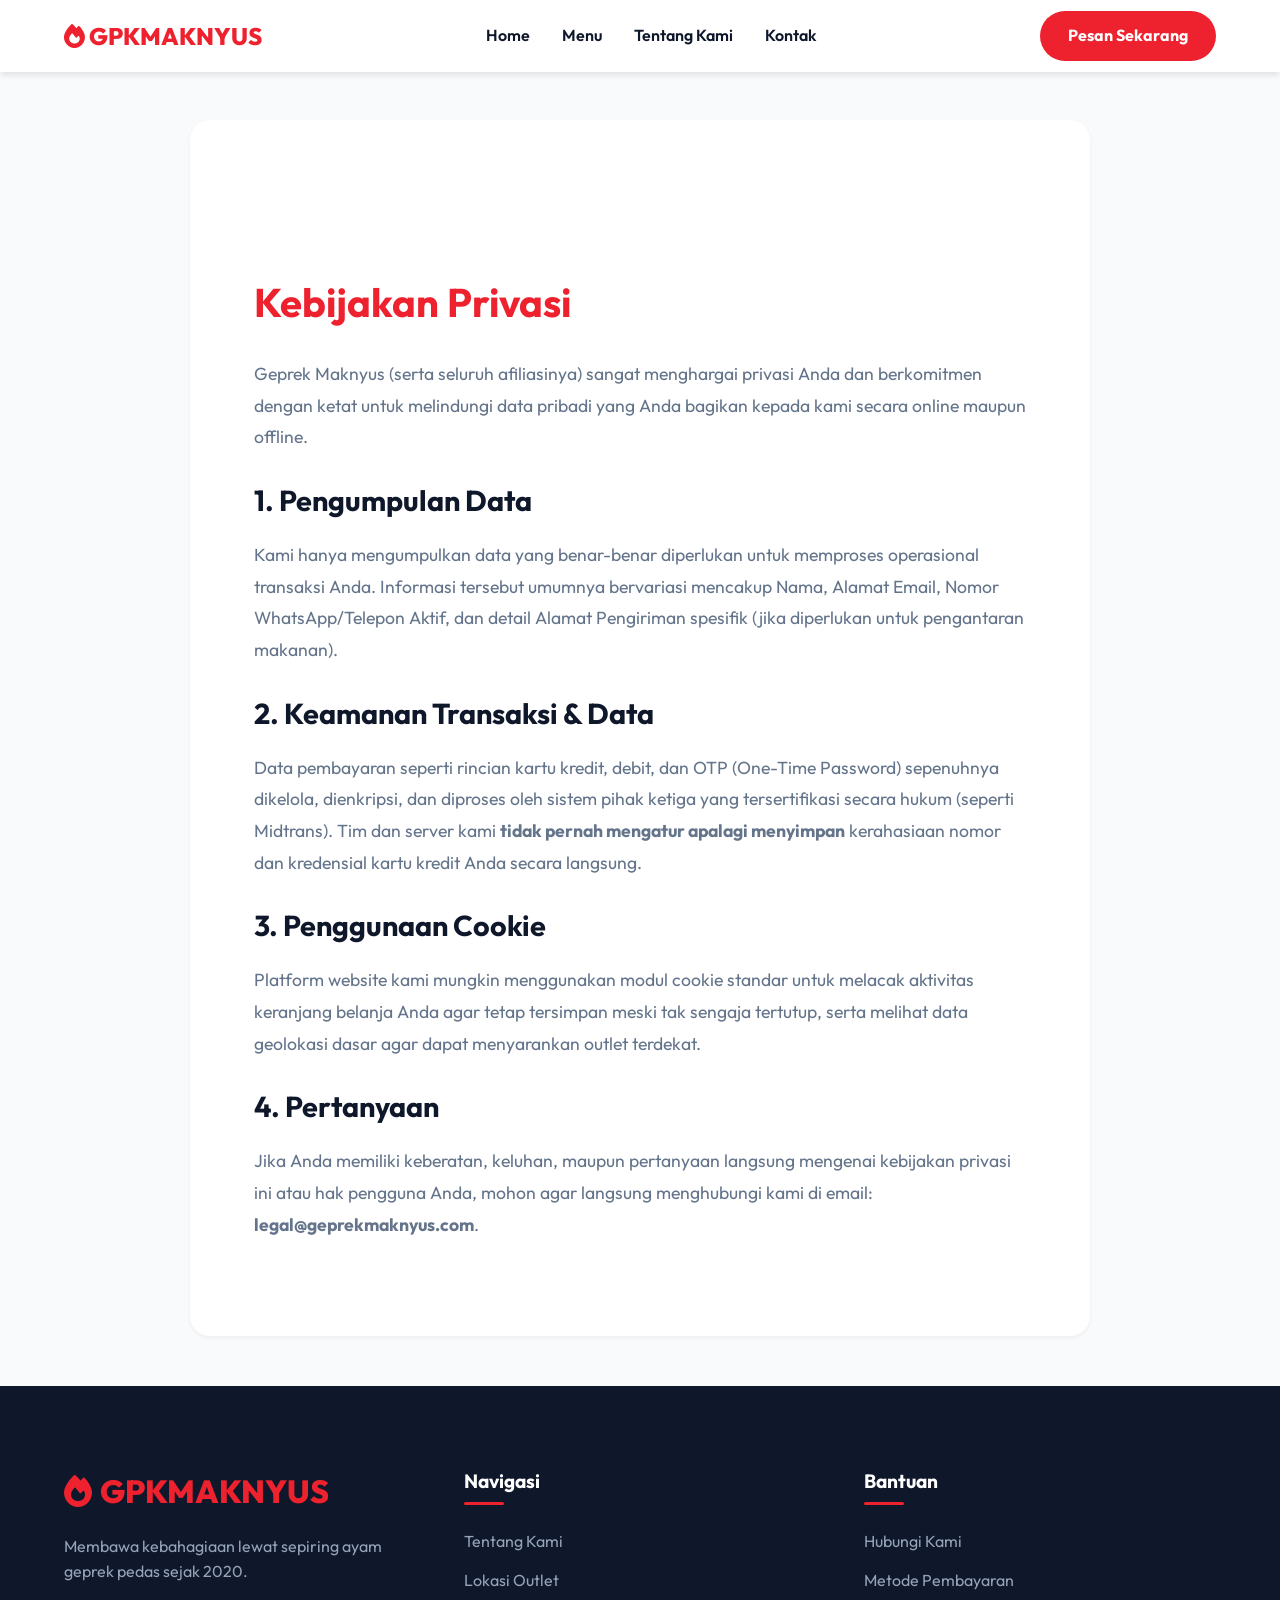
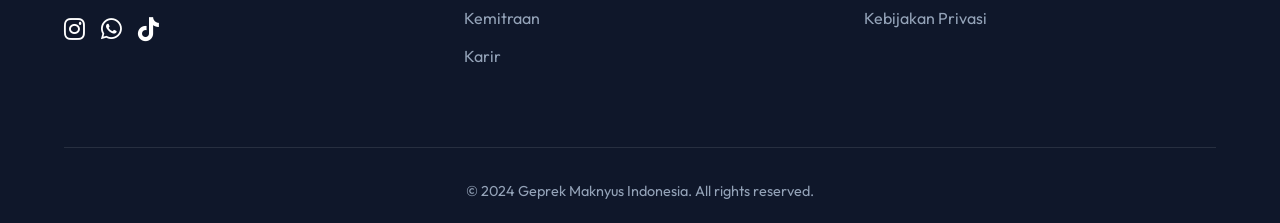
<file: privasi.html>
<!DOCTYPE html>
<html lang="id">
<head>
    <!-- Google tag (gtag.js) -->
    <script async src="https://www.googletagmanager.com/gtag/js?id=G-PD4T8DV47Z"></script>
    <script>
        window.dataLayer = window.dataLayer || [];
        function gtag() { dataLayer.push(arguments); }
        gtag('js', new Date());

        gtag('config', 'G-PD4T8DV47Z');
    </script>
    <meta charset="UTF-8">
    <meta name="viewport" content="width=device-width, initial-scale=1.0">
    <title>Kebijakan Privasi - Geprek Maknyus</title>
    <link rel="stylesheet" href="style.css">
    <link rel="stylesheet" href="https://cdnjs.cloudflare.com/ajax/libs/font-awesome/6.4.0/css/all.min.css">
</head>
<body>
    <header id="header" class="scrolled">
        <div class="logo">
            <a href="index.html" style="color: inherit;"><i class="fas fa-fire"></i> GPK<span>MAKNYUS</span></a>
        </div>
        <nav id="nav-menu">
            <ul>
                <li><a href="index.html#home">Home</a></li>
                <li><a href="index.html#menu">Menu</a></li>
                <li><a href="index.html#about">Tentang Kami</a></li>
                <li><a href="index.html#contact">Kontak</a></li>
            </ul>
        </nav>
        <div class="nav-actions">
            <a href="index.html#menu" class="btn-primary">Pesan Sekarang</a>
        </div>
    </header>

    <main class="standalone-page">
        <h1>Kebijakan Privasi</h1>
        <p>Geprek Maknyus (serta seluruh afiliasinya) sangat menghargai privasi Anda dan berkomitmen dengan ketat untuk melindungi data pribadi yang Anda bagikan kepada kami secara online maupun offline.</p>
        
        <h2>1. Pengumpulan Data</h2>
        <p>Kami hanya mengumpulkan data yang benar-benar diperlukan untuk memproses operasional transaksi Anda. Informasi tersebut umumnya bervariasi mencakup Nama, Alamat Email, Nomor WhatsApp/Telepon Aktif, dan detail Alamat Pengiriman spesifik (jika diperlukan untuk pengantaran makanan).</p>
        
        <h2>2. Keamanan Transaksi & Data</h2>
        <p>Data pembayaran seperti rincian kartu kredit, debit, dan OTP (One-Time Password) sepenuhnya dikelola, dienkripsi, dan diproses oleh sistem pihak ketiga yang tersertifikasi secara hukum (seperti Midtrans). Tim dan server kami <strong>tidak pernah mengatur apalagi menyimpan</strong> kerahasiaan nomor dan kredensial kartu kredit Anda secara langsung.</p>
        
        <h2>3. Penggunaan Cookie</h2>
        <p>Platform website kami mungkin menggunakan modul cookie standar untuk melacak aktivitas keranjang belanja Anda agar tetap tersimpan meski tak sengaja tertutup, serta melihat data geolokasi dasar agar dapat menyarankan outlet terdekat.</p>
        
        <h2>4. Pertanyaan</h2>
        <p>Jika Anda memiliki keberatan, keluhan, maupun pertanyaan langsung mengenai kebijakan privasi ini atau hak pengguna Anda, mohon agar langsung menghubungi kami di email: <strong>legal@geprekmaknyus.com</strong>.</p>
    </main>

    <footer>
        <div class="footer-content">
            <div class="footer-info">
                <h3>GPKMAKNYUS</h3>
                <p>Membawa kebahagiaan lewat sepiring ayam geprek pedas sejak 2020.</p>
                <div style="margin-top: 2rem; display: flex; gap: 1rem; font-size: 1.5rem;">
                    <i class="fab fa-instagram"></i>
                    <i class="fab fa-whatsapp"></i>
                    <i class="fab fa-tiktok"></i>
                </div>
            </div>
            <div class="footer-links">
                <h4>Navigasi</h4>
                <ul>
                    <li><a href="index.html#about">Tentang Kami</a></li>
                    <li><a href="lokasi.html">Lokasi Outlet</a></li>
                    <li><a href="kemitraan.html">Kemitraan</a></li>
                    <li><a href="karir.html">Karir</a></li>
                </ul>
            </div>
            <div class="footer-links">
                <h4>Bantuan</h4>
                <ul>
                    <li><a href="index.html#contact">Hubungi Kami</a></li>
                    <li><a href="pembayaran.html">Metode Pembayaran</a></li>
                    <li><a href="privasi.html">Kebijakan Privasi</a></li>
                </ul>
            </div>
        </div>
        <div class="footer-bottom">
            <p>&copy; 2024 Geprek Maknyus Indonesia. All rights reserved.</p>
        </div>
    </footer>
</body>
</html>
</file>
<file: style.css>
@import url('https://fonts.googleapis.com/css2?family=Outfit:wght@300;400;600;700;800&display=swap');

:root {
    --primary: #EE222E;
    --primary-hover: #D31D27;
    --secondary: #FFC107;
    --dark: #0F172A;
    --light: #F8FAFC;
    --text-muted: #64748B;
    --white: #FFFFFF;
    --glass: rgba(255, 255, 255, 0.9);
    --shadow-sm: 0 2px 4px rgba(0,0,0,0.05);
    --shadow-md: 0 4px 6px -1px rgba(0,0,0,0.1);
    --shadow-xl: 0 20px 25px -5px rgba(0,0,0,0.1);
}

* { margin: 0; padding: 0; box-sizing: border-box; }

body {
    font-family: 'Outfit', sans-serif;
    background-color: var(--light);
    color: var(--dark);
    line-height: 1.6;
    overflow-x: hidden;
}

a { text-decoration: none; color: inherit; }
ul { list-style: none; }

/* --- HEADER --- */
header {
    position: fixed;
    top: 0;
    left: 0;
    width: 100%;
    z-index: 1000;
    padding: 1rem 5%;
    display: flex;
    justify-content: space-between;
    align-items: center;
    transition: all 0.3s ease;
}

header.scrolled {
    background: var(--glass);
    backdrop-filter: blur(10px);
    box-shadow: var(--shadow-md);
    padding: 0.7rem 5%;
}

.logo {
    font-size: 1.5rem;
    font-weight: 800;
    color: var(--primary);
}

.menu-toggle {
    display: none;
    font-size: 1.5rem;
    cursor: pointer;
}

nav ul { display: flex; gap: 2rem; }
nav ul a { font-weight: 600; transition: color 0.3s; }
nav ul a:hover { color: var(--primary); }

.nav-actions { display: flex; align-items: center; gap: 1.5rem; }

.cart-icon-wrapper {
    position: relative;
    font-size: 1.5rem;
    cursor: pointer;
}

.cart-badge {
    position: absolute;
    top: -5px;
    right: -8px;
    background: var(--primary);
    color: var(--white);
    font-size: 0.65rem;
    width: 18px;
    height: 18px;
    border-radius: 50%;
    display: flex;
    align-items: center;
    justify-content: center;
}

.btn-primary {
    background: var(--primary);
    color: var(--white);
    padding: 0.75rem 1.75rem;
    border-radius: 50px;
    font-weight: 700;
    border: none;
    cursor: pointer;
    transition: all 0.3s;
}

.btn-primary:hover {
    background: var(--primary-hover);
    transform: translateY(-2px);
    box-shadow: 0 5px 15px rgba(238, 34, 46, 0.3);
}

/* --- HERO --- */
.hero {
    min-height: 100vh;
    display: flex;
    align-items: center;
    padding: 120px 5% 60px;
}

.hero .container {
    max-width: 1200px;
    margin: 0 auto;
    display: flex;
    flex-wrap: wrap;
    align-items: center;
    gap: 4rem;
}

.hero-content { flex: 1 1 500px; }
.hero-content h1 { font-size: clamp(2.5rem, 5vw, 4rem); line-height: 1.1; margin-bottom: 1.5rem; }
.hero-content h1 span { color: var(--primary); }
.hero-content p { font-size: 1.1rem; color: var(--text-muted); margin-bottom: 2.5rem; }

.hero-image { flex: 1 1 400px; display: flex; justify-content: center; }
.hero-image img { width: 100%; max-width: 500px; animation: float 6s ease-in-out infinite; }

@keyframes float {
    0%, 100% { transform: translateY(0); }
    50% { transform: translateY(-20px); }
}

/* --- MENU --- */
.menu { padding: 100px 5%; text-align: center; }
.section-head { margin-bottom: 4rem; }
.section-head h2 { font-size: 2.5rem; font-weight: 800; }
.section-head h2 span { color: var(--primary); }

.menu-filters {
    display: flex;
    justify-content: center;
    gap: 1rem;
    margin-bottom: 3rem;
    flex-wrap: wrap;
}
.filter-btn {
    padding: 0.6rem 1.8rem;
    border: 2px solid var(--primary);
    background: transparent;
    color: var(--dark);
    font-weight: 600;
    border-radius: 50px;
    cursor: pointer;
    transition: all 0.3s ease;
}
.filter-btn:hover, .filter-btn.active {
    background: var(--primary);
    color: var(--white);
    box-shadow: 0 4px 10px rgba(238, 34, 46, 0.3);
}

.menu-grid {
    display: flex;
    flex-wrap: wrap;
    justify-content: center;
    gap: 2rem;
}

.menu-card {
    flex: 1 1 280px;
    max-width: 320px;
    background: var(--white);
    border-radius: 20px;
    padding: 1.5rem;
    box-shadow: var(--shadow-sm);
    text-align: left;
    position: relative;
    transition: transform 0.3s, box-shadow 0.3s, opacity 0.3s;
}

.menu-card.hidden {
    display: none;
}

.menu-card:hover { transform: translateY(-10px); box-shadow: var(--shadow-xl); }
.menu-card-img { height: 200px; margin-bottom: 1.5rem; overflow: hidden; border-radius: 15px; }
.menu-card-img img { width: 100%; height: 100%; object-fit: cover; }

.add-to-cart-btn {
    background: none; border: none; color: var(--primary); font-size: 1.8rem; cursor: pointer;
}

/* --- ABOUT --- */
.about { padding: 80px 5%; background: var(--white); }
.about-container { max-width: 1100px; margin: 0 auto; display: flex; align-items: center; gap: 4rem; }
.about-text { flex: 1; }
.about-text h2 { font-size: 2.8rem; margin: 1rem 0; }
.about-text span { color: var(--primary); }
.about-image { flex: 1; }
.about-image img { width: 100%; border-radius: 20px; }

.stats { display: flex; gap: 2rem; margin-top: 2rem; }
.stat-item h4 { font-size: 1.8rem; color: var(--primary); }

/* --- CONTACT --- */
.contact { padding: 80px 5%; background: var(--light); }
.contact .section-head { text-align: center; }
.contact-container { max-width: 900px; margin: 0 auto; }
.contact-info-centered { display: flex; gap: 2rem; margin-bottom: 3rem; flex-wrap: wrap; justify-content: center; }
.contact-card { background: var(--white); padding: 1.5rem; border-radius: 15px; display: flex; gap: 1rem; flex: 1; min-width: 250px; }
.contact-card i { color: var(--primary); font-size: 1.5rem; }

.contact-form-wrapper { background: var(--white); padding: 3rem; border-radius: 25px; box-shadow: var(--shadow-md); }
.form-group-row { display: grid; grid-template-columns: 1fr 1fr; gap: 1rem; margin-bottom: 1rem; }
.form-group { margin-bottom: 1rem; }
.contact-form input, .contact-form textarea { width: 100%; padding: 0.8rem 1.2rem; border: 1px solid #ddd; border-radius: 10px; font-family: inherit; box-sizing: border-box; outline: none; transition: border-color 0.3s ease; }
.contact-form input:focus, .contact-form textarea:focus { border-color: var(--primary); }
.btn-submit { padding: 1rem 3rem; width: auto; font-size: 1rem; margin-top: 0.5rem; }

/* --- DRAWER & MODAL --- */
.cart-overlay { position: fixed; inset: 0; background: rgba(0,0,0,0.5); z-index: 1001; display: none; }
.cart-overlay.active { display: block; }

.cart-drawer {
    position: fixed; top: 0; right: -100%; width: 100%; max-width: 400px; height: 100%; background: var(--white); z-index: 1002;
    transition: 0.4s ease; display: flex; flex-direction: column;
}
.cart-drawer.active { right: 0; }

.cart-header { padding: 1.5rem; border-bottom: 1px solid #eee; display: flex; justify-content: space-between; }
.cart-body { flex: 1; padding: 1.5rem; overflow-y: auto; }
.cart-footer { padding: 1.5rem; border-top: 1px solid #eee; }

.cart-item { display: flex; gap: 1rem; margin-bottom: 1.5rem; align-items: center; }
.cart-item-qty { display: flex; align-items: center; gap: 0.5rem; }
.qty-btn { width: 25px; height: 25px; border: 1px solid #ddd; background: none; border-radius: 5px; cursor: pointer; }

.checkout-modal {
    position: fixed; top: 50%; left: 50%; transform: translate(-50%, -50%) scale(0.9);
    width: 90%; max-width: 450px; background: white; z-index: 2005; border-radius: 20px;
    padding: 2rem; opacity: 0; visibility: hidden; transition: 0.3s;
}
.checkout-modal.active { opacity: 1; visibility: visible; transform: translate(-50%, -50%) scale(1); }

.checkout-option-btn {
    width: 100%; padding: 1.2rem; margin-bottom: 1rem; border: 1px solid #eee; border-radius: 12px;
    display: flex; align-items: center; gap: 1rem; cursor: pointer; transition: 0.2s; background: none; text-align: left;
}
.checkout-option-btn:hover { border-color: var(--primary); background: #fffafa; }

/* --- RESPONSIVE MOBILE (400px Clean) --- */
@media (max-width: 991px) {
    .menu-toggle { display: block; }
    nav {
        position: fixed; top: 0; right: -100%; width: 70%; height: 100vh; background: var(--white);
        padding: 80px 10%; box-shadow: -10px 0 20px rgba(0,0,0,0.1); transition: 0.4s;
    }
    nav.active { right: 0; }
    nav ul { flex-direction: column; }
    .nav-actions .btn-primary { display: none; }
}

@media (max-width: 768px) {
    .hero .container { flex-direction: column; text-align: center; }
    .hero-content { order: 1; }
    .hero-image { order: 2; margin-top: 2rem; }
    .about-container { flex-direction: column; text-align: center; }
    .form-group-row { grid-template-columns: 1fr; }
    .stats { justify-content: center; }
}

@media (max-width: 450px) {
    section { padding: 60px 5%; }
    .hero-content h1 { font-size: 2.2rem; }
    .section-head h2 { font-size: 2rem; }
    .contact-form-wrapper { padding: 1.5rem; }
    .btn-submit { width: 100%; padding: 1rem; }
    .checkout-modal { padding: 1.2rem; }
    .checkout-option-btn { padding: 1rem; font-size: 0.9rem; }
    .checkout-option-btn i { font-size: 1.5rem; }
}

/* Sticky Footer for Mobile (Optional but nice) */
@media (max-width: 400px) {
    .nav-actions { gap: 1rem; }
    .logo { font-size: 1.2rem; }
}

/* --- FOOTER --- */
footer {
    background-color: var(--dark);
    color: var(--white);
    padding: 80px 5% 20px;
}
.footer-content {
    max-width: 1200px;
    margin: 0 auto;
    display: grid;
    grid-template-columns: repeat(auto-fit, minmax(280px, 1fr));
    gap: 3rem;
    margin-bottom: 4rem;
}
.footer-info h3 {
    color: var(--primary);
    font-size: 2rem;
    font-weight: 800;
    margin-bottom: 1rem;
    display: flex;
    align-items: center;
    gap: 0.5rem;
}
.footer-info h3::before {
    content: '\f06d';
    font-family: "Font Awesome 6 Free";
    font-weight: 900;
}
.footer-info p {
    color: #94A3B8;
}
.footer-info i {
    cursor: pointer;
    transition: all 0.3s ease;
}
.footer-info i:hover {
    color: var(--primary);
    transform: translateY(-5px);
}
.footer-links h4 {
    font-size: 1.2rem;
    margin-bottom: 1.5rem;
    position: relative;
    padding-bottom: 0.5rem;
    font-weight: 700;
}
.footer-links h4::after {
    content: '';
    position: absolute;
    left: 0;
    bottom: 0;
    width: 40px;
    height: 3px;
    background: var(--primary);
    border-radius: 2px;
}
.footer-links ul li {
    margin-bottom: 0.8rem;
    color: #94A3B8;
    cursor: pointer;
    transition: color 0.3s, transform 0.3s;
    display: block;
}
.footer-links ul li:hover {
    color: var(--primary);
    transform: translateX(5px);
}
.footer-bottom {
    text-align: center;
    padding-top: 2rem;
    border-top: 1px solid rgba(255,255,255,0.1);
    color: #94A3B8;
    font-size: 0.9rem;
}

/* --- STANDALONE PAGES --- */
.standalone-page { padding: 150px 5% 80px; min-height: 65vh; max-width: 900px; margin: 0 auto; background: var(--white); border-radius: 20px; box-shadow: var(--shadow-sm); margin-top: 120px; margin-bottom: 50px; }
.standalone-page h1 { font-size: 2.5rem; color: var(--primary); margin-bottom: 1.5rem; }
.standalone-page h2 { font-size: 1.8rem; margin: 1.5rem 0 1rem; color: var(--dark); }
.standalone-page p, .standalone-page li { font-size: 1.1rem; margin-bottom: 1rem; color: var(--text-muted); line-height: 1.8; }
.standalone-page ul { list-style: disc; padding-left: 2rem; margin-bottom: 2rem; }
</file>
